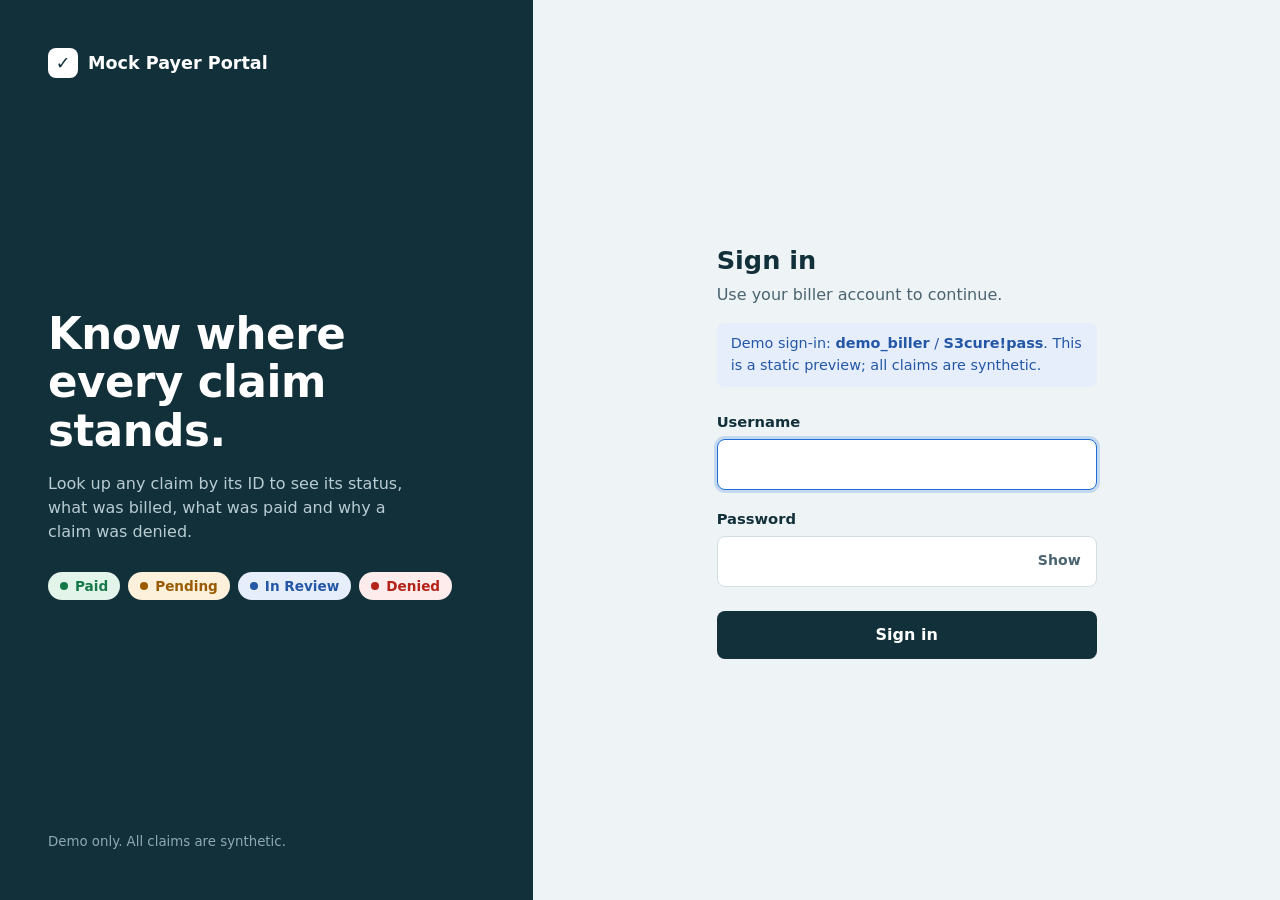
<file: index.html>
<!doctype html>
<html lang="en">
<head>
  <meta charset="utf-8">
  <meta name="viewport" content="width=device-width, initial-scale=1">
  <title>Sign in · Mock Payer Portal</title>
  <link rel="stylesheet" href="portal.css">
</head>
<body>
<div class="login">
  <section class="login-brand">
    <div class="brand"><span class="brand-mark" aria-hidden="true">✓</span> Mock Payer Portal</div>
    <div>
      <h1>Know where every claim stands.</h1>
      <p>Look up any claim by its ID to see its status, what was billed, what was paid and why a claim was denied.</p>
      <div class="status-row" aria-hidden="true">
        <span class="pill s-paid">Paid</span>
        <span class="pill s-pending">Pending</span>
        <span class="pill s-in-review">In Review</span>
        <span class="pill s-denied">Denied</span>
      </div>
    </div>
    <small>Demo only. All claims are synthetic.</small>
  </section>

  <section class="login-form-wrap">
    <form method="post" class="login-form" novalidate>
      <h2>Sign in</h2>
      <p class="sub">Use your biller account to continue.</p><p class="demo-hint">Demo sign-in: <b>demo_biller</b> / <b>S3cure!pass</b>. This is a static preview; all claims are synthetic.</p>

      

      <label class="field">
        <span>Username</span>
        <input class="input" id="username" name="username" autocomplete="username" autofocus required>
      </label>
      <label class="field">
        <span>Password</span>
        <span class="pw-wrap">
          <input class="input" id="password" name="password" type="password" autocomplete="current-password" required>
          <button type="button" class="pw-toggle" aria-controls="password" aria-pressed="false">Show</button>
        </span>
      </label>
      <button class="btn" id="login-btn" type="submit">Sign in</button>
    </form>
  </section>
</div>
<script>
  const t = document.querySelector('.pw-toggle'), pw = document.getElementById('password');
  t.addEventListener('click', () => {
    const show = pw.type === 'password';
    pw.type = show ? 'text' : 'password';
    t.textContent = show ? 'Hide' : 'Show';
    t.setAttribute('aria-pressed', show);
  });
  document.querySelector('form').addEventListener('submit', () => {
    document.getElementById('login-btn').setAttribute('aria-busy', 'true');
  });
</script>
<script>
(() => {
  const CLAIMS = ["CLM-2001", "CLM-2002", "CLM-2003", "CLM-2004", "CLM-2005"], USER = "demo_biller", PASS = "S3cure!pass";
  const login = document.querySelector('.login-form');
  if (login) login.addEventListener('submit', e => {
    e.preventDefault();
    const ok = document.getElementById('username').value === USER && document.getElementById('password').value === PASS;
    location.href = ok ? 'claims.html' : 'login-error.html';
  });
  const search = document.querySelector('.search');
  if (search) search.addEventListener('submit', e => {
    e.preventDefault();
    const id = document.getElementById('claim-id').value.trim().toUpperCase();
    location.href = CLAIMS.includes(id) ? 'claim-' + id + '.html' : 'not-found.html?id=' + encodeURIComponent(id);
  });
  const nf = document.getElementById('not-found');
  if (nf) {
    const id = new URLSearchParams(location.search).get('id') || '';
    nf.querySelector('h2').textContent = 'No claim found for ' + id;
    document.getElementById('claim-id').value = id;
  }
})();
</script>
</body>
</html>
</file>
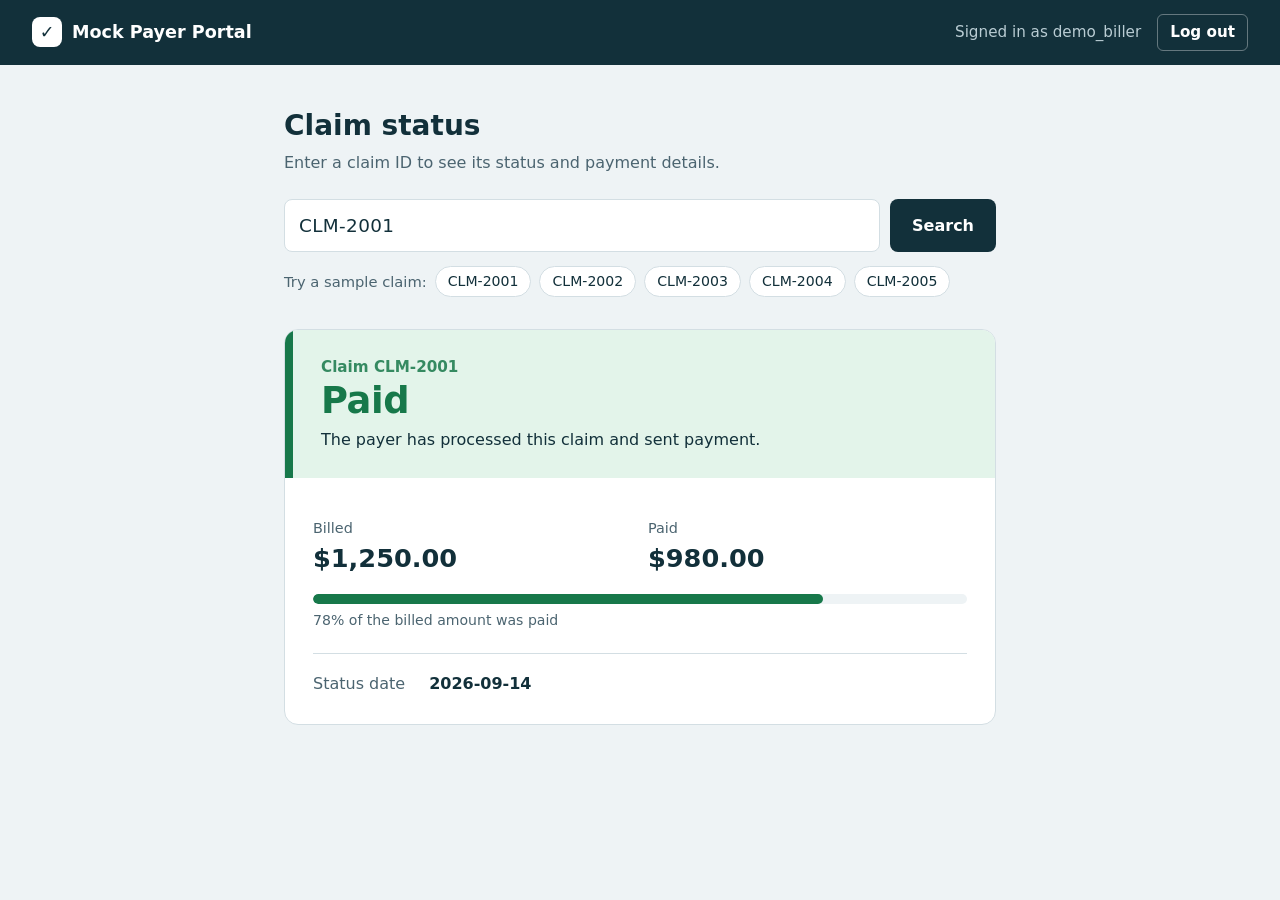
<file: claim-CLM-2001.html>
<!doctype html>
<html lang="en">
<head>
  <meta charset="utf-8">
  <meta name="viewport" content="width=device-width, initial-scale=1">
  <title>Claim status · Mock Payer Portal</title>
  <link rel="stylesheet" href="portal.css">
</head>
<body>
<header class="topbar">
  <div class="brand"><span class="brand-mark" aria-hidden="true">✓</span> Mock Payer Portal</div>
  <div class="user"><span>Signed in as demo_biller</span><a href="index.html" id="logout">Log out</a></div>
</header>

<main>
  <h1>Claim status</h1>
  <p class="sub">Enter a claim ID to see its status and payment details.</p>

  <form method="post" class="search" role="search">
    <label for="claim-id" class="visually-hidden" style="position:absolute;left:-9999px">Claim ID</label>
    <input class="input" id="claim-id" name="claim_id" placeholder="e.g. CLM-2001" autocomplete="off"
           value="CLM-2001"  required>
    <button class="btn" id="search-btn" type="submit">Search</button>
  </form>
  <div class="samples">
    Try a sample claim:
    <button type="button" class="chip" data-id="CLM-2001">CLM-2001</button><button type="button" class="chip" data-id="CLM-2002">CLM-2002</button><button type="button" class="chip" data-id="CLM-2003">CLM-2003</button><button type="button" class="chip" data-id="CLM-2004">CLM-2004</button><button type="button" class="chip" data-id="CLM-2005">CLM-2005</button>
  </div>

  
    
    
    
    
    
    <section class="result" id="result" aria-live="polite">
      <div class="result-head s-paid">
        <div class="claim-id">Claim <span id="r-claim">CLM-2001</span></div>
        <div class="big-status" id="r-status">Paid</div>
        <p class="meaning">
          The payer has processed this claim and sent payment.
          
        </p>
      </div>
      <div class="result-body">
        <dl class="money">
          <div><dt>Billed</dt><dd class="num" id="r-amount">$1,250.00</dd></div>
          <div><dt>Paid</dt><dd class="num" id="r-paid">$980.00</dd></div>
        </dl>
        <div class="bar" role="img" aria-label="78% of the billed amount was paid"><span style="width: 78%"></span></div>
        <p class="bar-label">78% of the billed amount was paid</p>

        <dl class="details">
          <dt>Status date</dt><dd class="num" id="r-date">2026-09-14</dd>
        </dl>
        <div class="reason-box is-empty">
          <strong>Denial reason</strong>
          <span id="r-reason"></span>
        </div>
      </div>
    </section>
    
  
</main>
<script>
  const form = document.querySelector('.search'), input = document.getElementById('claim-id');
  form.addEventListener('submit', () => {
    input.value = input.value.trim().toUpperCase();
    const b = document.getElementById('search-btn');
    b.setAttribute('aria-busy', 'true'); b.textContent = 'Searching…';
  });
  document.querySelectorAll('.chip').forEach(c => c.addEventListener('click', () => {
    input.value = c.dataset.id; form.requestSubmit();
  }));
</script>
<script>
(() => {
  const CLAIMS = ["CLM-2001", "CLM-2002", "CLM-2003", "CLM-2004", "CLM-2005"], USER = "demo_biller", PASS = "S3cure!pass";
  const login = document.querySelector('.login-form');
  if (login) login.addEventListener('submit', e => {
    e.preventDefault();
    const ok = document.getElementById('username').value === USER && document.getElementById('password').value === PASS;
    location.href = ok ? 'claims.html' : 'login-error.html';
  });
  const search = document.querySelector('.search');
  if (search) search.addEventListener('submit', e => {
    e.preventDefault();
    const id = document.getElementById('claim-id').value.trim().toUpperCase();
    location.href = CLAIMS.includes(id) ? 'claim-' + id + '.html' : 'not-found.html?id=' + encodeURIComponent(id);
  });
  const nf = document.getElementById('not-found');
  if (nf) {
    const id = new URLSearchParams(location.search).get('id') || '';
    nf.querySelector('h2').textContent = 'No claim found for ' + id;
    document.getElementById('claim-id').value = id;
  }
})();
</script>
</body>
</html>
</file>
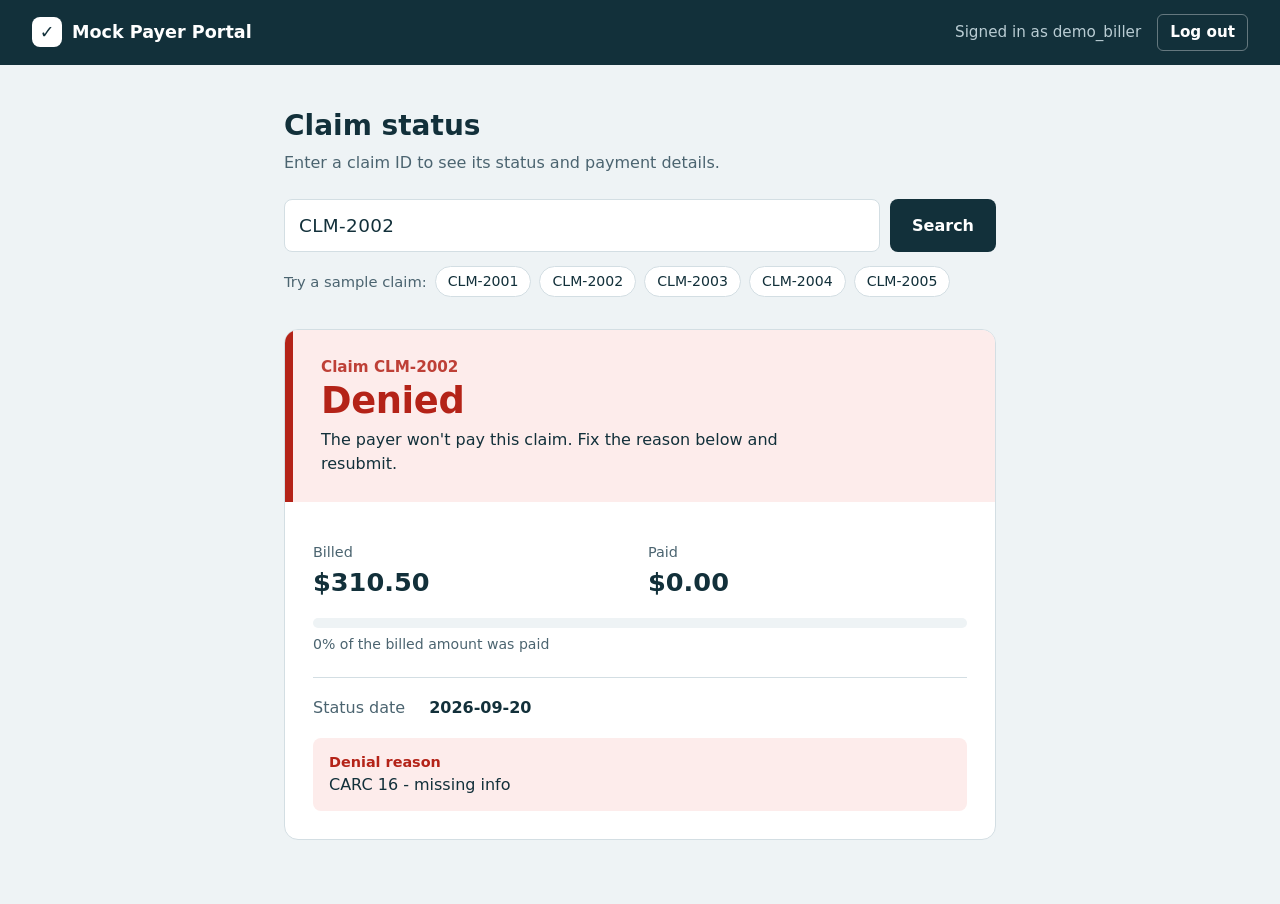
<file: claim-CLM-2002.html>
<!doctype html>
<html lang="en">
<head>
  <meta charset="utf-8">
  <meta name="viewport" content="width=device-width, initial-scale=1">
  <title>Claim status · Mock Payer Portal</title>
  <link rel="stylesheet" href="portal.css">
</head>
<body>
<header class="topbar">
  <div class="brand"><span class="brand-mark" aria-hidden="true">✓</span> Mock Payer Portal</div>
  <div class="user"><span>Signed in as demo_biller</span><a href="index.html" id="logout">Log out</a></div>
</header>

<main>
  <h1>Claim status</h1>
  <p class="sub">Enter a claim ID to see its status and payment details.</p>

  <form method="post" class="search" role="search">
    <label for="claim-id" class="visually-hidden" style="position:absolute;left:-9999px">Claim ID</label>
    <input class="input" id="claim-id" name="claim_id" placeholder="e.g. CLM-2001" autocomplete="off"
           value="CLM-2002"  required>
    <button class="btn" id="search-btn" type="submit">Search</button>
  </form>
  <div class="samples">
    Try a sample claim:
    <button type="button" class="chip" data-id="CLM-2001">CLM-2001</button><button type="button" class="chip" data-id="CLM-2002">CLM-2002</button><button type="button" class="chip" data-id="CLM-2003">CLM-2003</button><button type="button" class="chip" data-id="CLM-2004">CLM-2004</button><button type="button" class="chip" data-id="CLM-2005">CLM-2005</button>
  </div>

  
    
    
    
    
    
    <section class="result" id="result" aria-live="polite">
      <div class="result-head s-denied">
        <div class="claim-id">Claim <span id="r-claim">CLM-2002</span></div>
        <div class="big-status" id="r-status">Denied</div>
        <p class="meaning">
          The payer won't pay this claim. Fix the reason below and resubmit.
          
        </p>
      </div>
      <div class="result-body">
        <dl class="money">
          <div><dt>Billed</dt><dd class="num" id="r-amount">$310.50</dd></div>
          <div><dt>Paid</dt><dd class="num" id="r-paid">$0.00</dd></div>
        </dl>
        <div class="bar" role="img" aria-label="0% of the billed amount was paid"><span style="width: 0%"></span></div>
        <p class="bar-label">0% of the billed amount was paid</p>

        <dl class="details">
          <dt>Status date</dt><dd class="num" id="r-date">2026-09-20</dd>
        </dl>
        <div class="reason-box">
          <strong>Denial reason</strong>
          <span id="r-reason">CARC 16 - missing info</span>
        </div>
      </div>
    </section>
    
  
</main>
<script>
  const form = document.querySelector('.search'), input = document.getElementById('claim-id');
  form.addEventListener('submit', () => {
    input.value = input.value.trim().toUpperCase();
    const b = document.getElementById('search-btn');
    b.setAttribute('aria-busy', 'true'); b.textContent = 'Searching…';
  });
  document.querySelectorAll('.chip').forEach(c => c.addEventListener('click', () => {
    input.value = c.dataset.id; form.requestSubmit();
  }));
</script>
<script>
(() => {
  const CLAIMS = ["CLM-2001", "CLM-2002", "CLM-2003", "CLM-2004", "CLM-2005"], USER = "demo_biller", PASS = "S3cure!pass";
  const login = document.querySelector('.login-form');
  if (login) login.addEventListener('submit', e => {
    e.preventDefault();
    const ok = document.getElementById('username').value === USER && document.getElementById('password').value === PASS;
    location.href = ok ? 'claims.html' : 'login-error.html';
  });
  const search = document.querySelector('.search');
  if (search) search.addEventListener('submit', e => {
    e.preventDefault();
    const id = document.getElementById('claim-id').value.trim().toUpperCase();
    location.href = CLAIMS.includes(id) ? 'claim-' + id + '.html' : 'not-found.html?id=' + encodeURIComponent(id);
  });
  const nf = document.getElementById('not-found');
  if (nf) {
    const id = new URLSearchParams(location.search).get('id') || '';
    nf.querySelector('h2').textContent = 'No claim found for ' + id;
    document.getElementById('claim-id').value = id;
  }
})();
</script>
</body>
</html>
</file>
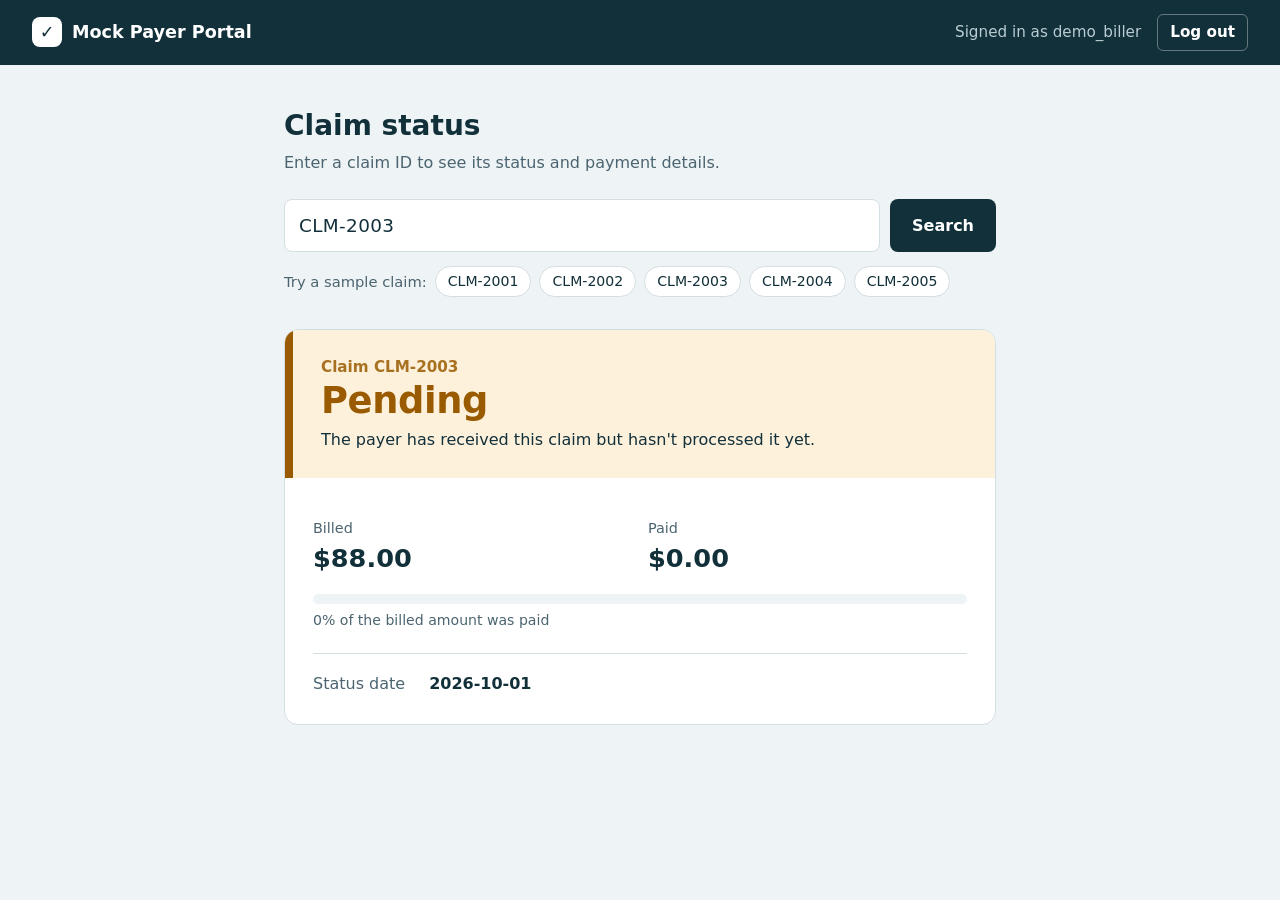
<file: claim-CLM-2003.html>
<!doctype html>
<html lang="en">
<head>
  <meta charset="utf-8">
  <meta name="viewport" content="width=device-width, initial-scale=1">
  <title>Claim status · Mock Payer Portal</title>
  <link rel="stylesheet" href="portal.css">
</head>
<body>
<header class="topbar">
  <div class="brand"><span class="brand-mark" aria-hidden="true">✓</span> Mock Payer Portal</div>
  <div class="user"><span>Signed in as demo_biller</span><a href="index.html" id="logout">Log out</a></div>
</header>

<main>
  <h1>Claim status</h1>
  <p class="sub">Enter a claim ID to see its status and payment details.</p>

  <form method="post" class="search" role="search">
    <label for="claim-id" class="visually-hidden" style="position:absolute;left:-9999px">Claim ID</label>
    <input class="input" id="claim-id" name="claim_id" placeholder="e.g. CLM-2001" autocomplete="off"
           value="CLM-2003"  required>
    <button class="btn" id="search-btn" type="submit">Search</button>
  </form>
  <div class="samples">
    Try a sample claim:
    <button type="button" class="chip" data-id="CLM-2001">CLM-2001</button><button type="button" class="chip" data-id="CLM-2002">CLM-2002</button><button type="button" class="chip" data-id="CLM-2003">CLM-2003</button><button type="button" class="chip" data-id="CLM-2004">CLM-2004</button><button type="button" class="chip" data-id="CLM-2005">CLM-2005</button>
  </div>

  
    
    
    
    
    
    <section class="result" id="result" aria-live="polite">
      <div class="result-head s-pending">
        <div class="claim-id">Claim <span id="r-claim">CLM-2003</span></div>
        <div class="big-status" id="r-status">Pending</div>
        <p class="meaning">
          The payer has received this claim but hasn't processed it yet.
          
        </p>
      </div>
      <div class="result-body">
        <dl class="money">
          <div><dt>Billed</dt><dd class="num" id="r-amount">$88.00</dd></div>
          <div><dt>Paid</dt><dd class="num" id="r-paid">$0.00</dd></div>
        </dl>
        <div class="bar" role="img" aria-label="0% of the billed amount was paid"><span style="width: 0%"></span></div>
        <p class="bar-label">0% of the billed amount was paid</p>

        <dl class="details">
          <dt>Status date</dt><dd class="num" id="r-date">2026-10-01</dd>
        </dl>
        <div class="reason-box is-empty">
          <strong>Denial reason</strong>
          <span id="r-reason"></span>
        </div>
      </div>
    </section>
    
  
</main>
<script>
  const form = document.querySelector('.search'), input = document.getElementById('claim-id');
  form.addEventListener('submit', () => {
    input.value = input.value.trim().toUpperCase();
    const b = document.getElementById('search-btn');
    b.setAttribute('aria-busy', 'true'); b.textContent = 'Searching…';
  });
  document.querySelectorAll('.chip').forEach(c => c.addEventListener('click', () => {
    input.value = c.dataset.id; form.requestSubmit();
  }));
</script>
<script>
(() => {
  const CLAIMS = ["CLM-2001", "CLM-2002", "CLM-2003", "CLM-2004", "CLM-2005"], USER = "demo_biller", PASS = "S3cure!pass";
  const login = document.querySelector('.login-form');
  if (login) login.addEventListener('submit', e => {
    e.preventDefault();
    const ok = document.getElementById('username').value === USER && document.getElementById('password').value === PASS;
    location.href = ok ? 'claims.html' : 'login-error.html';
  });
  const search = document.querySelector('.search');
  if (search) search.addEventListener('submit', e => {
    e.preventDefault();
    const id = document.getElementById('claim-id').value.trim().toUpperCase();
    location.href = CLAIMS.includes(id) ? 'claim-' + id + '.html' : 'not-found.html?id=' + encodeURIComponent(id);
  });
  const nf = document.getElementById('not-found');
  if (nf) {
    const id = new URLSearchParams(location.search).get('id') || '';
    nf.querySelector('h2').textContent = 'No claim found for ' + id;
    document.getElementById('claim-id').value = id;
  }
})();
</script>
</body>
</html>
</file>
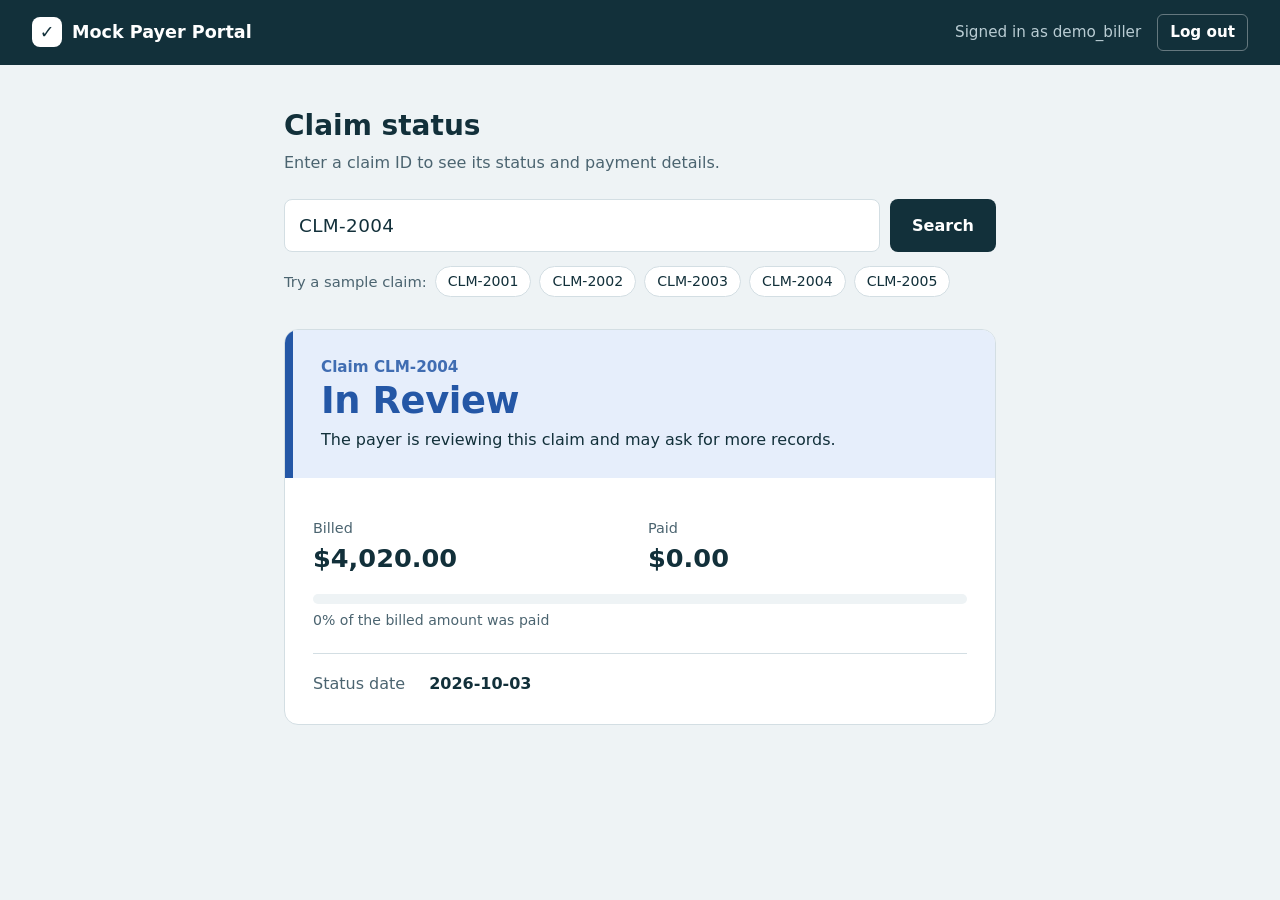
<file: claim-CLM-2004.html>
<!doctype html>
<html lang="en">
<head>
  <meta charset="utf-8">
  <meta name="viewport" content="width=device-width, initial-scale=1">
  <title>Claim status · Mock Payer Portal</title>
  <link rel="stylesheet" href="portal.css">
</head>
<body>
<header class="topbar">
  <div class="brand"><span class="brand-mark" aria-hidden="true">✓</span> Mock Payer Portal</div>
  <div class="user"><span>Signed in as demo_biller</span><a href="index.html" id="logout">Log out</a></div>
</header>

<main>
  <h1>Claim status</h1>
  <p class="sub">Enter a claim ID to see its status and payment details.</p>

  <form method="post" class="search" role="search">
    <label for="claim-id" class="visually-hidden" style="position:absolute;left:-9999px">Claim ID</label>
    <input class="input" id="claim-id" name="claim_id" placeholder="e.g. CLM-2001" autocomplete="off"
           value="CLM-2004"  required>
    <button class="btn" id="search-btn" type="submit">Search</button>
  </form>
  <div class="samples">
    Try a sample claim:
    <button type="button" class="chip" data-id="CLM-2001">CLM-2001</button><button type="button" class="chip" data-id="CLM-2002">CLM-2002</button><button type="button" class="chip" data-id="CLM-2003">CLM-2003</button><button type="button" class="chip" data-id="CLM-2004">CLM-2004</button><button type="button" class="chip" data-id="CLM-2005">CLM-2005</button>
  </div>

  
    
    
    
    
    
    <section class="result" id="result" aria-live="polite">
      <div class="result-head s-in-review">
        <div class="claim-id">Claim <span id="r-claim">CLM-2004</span></div>
        <div class="big-status" id="r-status">In Review</div>
        <p class="meaning">
          The payer is reviewing this claim and may ask for more records.
          
        </p>
      </div>
      <div class="result-body">
        <dl class="money">
          <div><dt>Billed</dt><dd class="num" id="r-amount">$4,020.00</dd></div>
          <div><dt>Paid</dt><dd class="num" id="r-paid">$0.00</dd></div>
        </dl>
        <div class="bar" role="img" aria-label="0% of the billed amount was paid"><span style="width: 0%"></span></div>
        <p class="bar-label">0% of the billed amount was paid</p>

        <dl class="details">
          <dt>Status date</dt><dd class="num" id="r-date">2026-10-03</dd>
        </dl>
        <div class="reason-box is-empty">
          <strong>Denial reason</strong>
          <span id="r-reason"></span>
        </div>
      </div>
    </section>
    
  
</main>
<script>
  const form = document.querySelector('.search'), input = document.getElementById('claim-id');
  form.addEventListener('submit', () => {
    input.value = input.value.trim().toUpperCase();
    const b = document.getElementById('search-btn');
    b.setAttribute('aria-busy', 'true'); b.textContent = 'Searching…';
  });
  document.querySelectorAll('.chip').forEach(c => c.addEventListener('click', () => {
    input.value = c.dataset.id; form.requestSubmit();
  }));
</script>
<script>
(() => {
  const CLAIMS = ["CLM-2001", "CLM-2002", "CLM-2003", "CLM-2004", "CLM-2005"], USER = "demo_biller", PASS = "S3cure!pass";
  const login = document.querySelector('.login-form');
  if (login) login.addEventListener('submit', e => {
    e.preventDefault();
    const ok = document.getElementById('username').value === USER && document.getElementById('password').value === PASS;
    location.href = ok ? 'claims.html' : 'login-error.html';
  });
  const search = document.querySelector('.search');
  if (search) search.addEventListener('submit', e => {
    e.preventDefault();
    const id = document.getElementById('claim-id').value.trim().toUpperCase();
    location.href = CLAIMS.includes(id) ? 'claim-' + id + '.html' : 'not-found.html?id=' + encodeURIComponent(id);
  });
  const nf = document.getElementById('not-found');
  if (nf) {
    const id = new URLSearchParams(location.search).get('id') || '';
    nf.querySelector('h2').textContent = 'No claim found for ' + id;
    document.getElementById('claim-id').value = id;
  }
})();
</script>
</body>
</html>
</file>
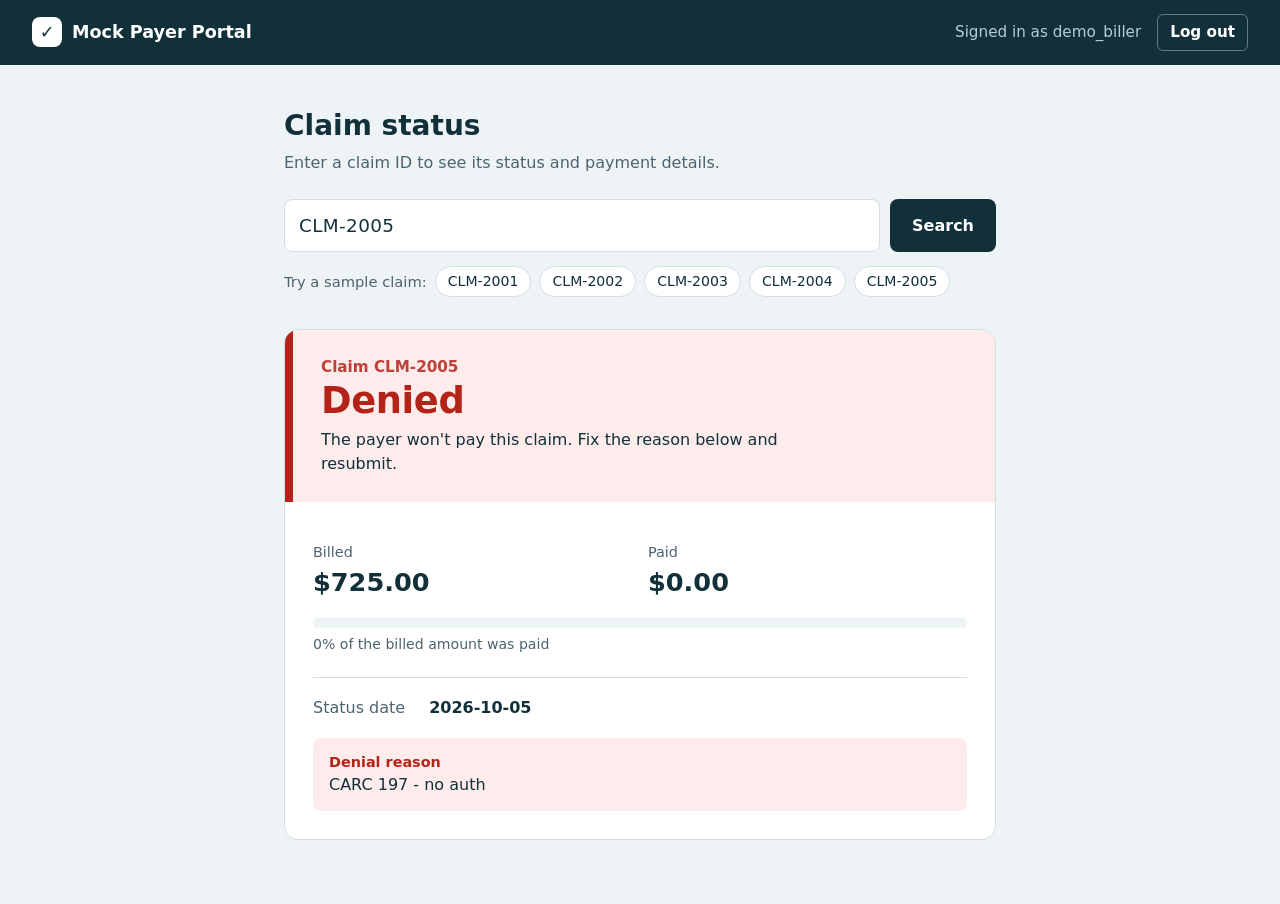
<file: claim-CLM-2005.html>
<!doctype html>
<html lang="en">
<head>
  <meta charset="utf-8">
  <meta name="viewport" content="width=device-width, initial-scale=1">
  <title>Claim status · Mock Payer Portal</title>
  <link rel="stylesheet" href="portal.css">
</head>
<body>
<header class="topbar">
  <div class="brand"><span class="brand-mark" aria-hidden="true">✓</span> Mock Payer Portal</div>
  <div class="user"><span>Signed in as demo_biller</span><a href="index.html" id="logout">Log out</a></div>
</header>

<main>
  <h1>Claim status</h1>
  <p class="sub">Enter a claim ID to see its status and payment details.</p>

  <form method="post" class="search" role="search">
    <label for="claim-id" class="visually-hidden" style="position:absolute;left:-9999px">Claim ID</label>
    <input class="input" id="claim-id" name="claim_id" placeholder="e.g. CLM-2001" autocomplete="off"
           value="CLM-2005"  required>
    <button class="btn" id="search-btn" type="submit">Search</button>
  </form>
  <div class="samples">
    Try a sample claim:
    <button type="button" class="chip" data-id="CLM-2001">CLM-2001</button><button type="button" class="chip" data-id="CLM-2002">CLM-2002</button><button type="button" class="chip" data-id="CLM-2003">CLM-2003</button><button type="button" class="chip" data-id="CLM-2004">CLM-2004</button><button type="button" class="chip" data-id="CLM-2005">CLM-2005</button>
  </div>

  
    
    
    
    
    
    <section class="result" id="result" aria-live="polite">
      <div class="result-head s-denied">
        <div class="claim-id">Claim <span id="r-claim">CLM-2005</span></div>
        <div class="big-status" id="r-status">Denied</div>
        <p class="meaning">
          The payer won't pay this claim. Fix the reason below and resubmit.
          
        </p>
      </div>
      <div class="result-body">
        <dl class="money">
          <div><dt>Billed</dt><dd class="num" id="r-amount">$725.00</dd></div>
          <div><dt>Paid</dt><dd class="num" id="r-paid">$0.00</dd></div>
        </dl>
        <div class="bar" role="img" aria-label="0% of the billed amount was paid"><span style="width: 0%"></span></div>
        <p class="bar-label">0% of the billed amount was paid</p>

        <dl class="details">
          <dt>Status date</dt><dd class="num" id="r-date">2026-10-05</dd>
        </dl>
        <div class="reason-box">
          <strong>Denial reason</strong>
          <span id="r-reason">CARC 197 - no auth</span>
        </div>
      </div>
    </section>
    
  
</main>
<script>
  const form = document.querySelector('.search'), input = document.getElementById('claim-id');
  form.addEventListener('submit', () => {
    input.value = input.value.trim().toUpperCase();
    const b = document.getElementById('search-btn');
    b.setAttribute('aria-busy', 'true'); b.textContent = 'Searching…';
  });
  document.querySelectorAll('.chip').forEach(c => c.addEventListener('click', () => {
    input.value = c.dataset.id; form.requestSubmit();
  }));
</script>
<script>
(() => {
  const CLAIMS = ["CLM-2001", "CLM-2002", "CLM-2003", "CLM-2004", "CLM-2005"], USER = "demo_biller", PASS = "S3cure!pass";
  const login = document.querySelector('.login-form');
  if (login) login.addEventListener('submit', e => {
    e.preventDefault();
    const ok = document.getElementById('username').value === USER && document.getElementById('password').value === PASS;
    location.href = ok ? 'claims.html' : 'login-error.html';
  });
  const search = document.querySelector('.search');
  if (search) search.addEventListener('submit', e => {
    e.preventDefault();
    const id = document.getElementById('claim-id').value.trim().toUpperCase();
    location.href = CLAIMS.includes(id) ? 'claim-' + id + '.html' : 'not-found.html?id=' + encodeURIComponent(id);
  });
  const nf = document.getElementById('not-found');
  if (nf) {
    const id = new URLSearchParams(location.search).get('id') || '';
    nf.querySelector('h2').textContent = 'No claim found for ' + id;
    document.getElementById('claim-id').value = id;
  }
})();
</script>
</body>
</html>
</file>
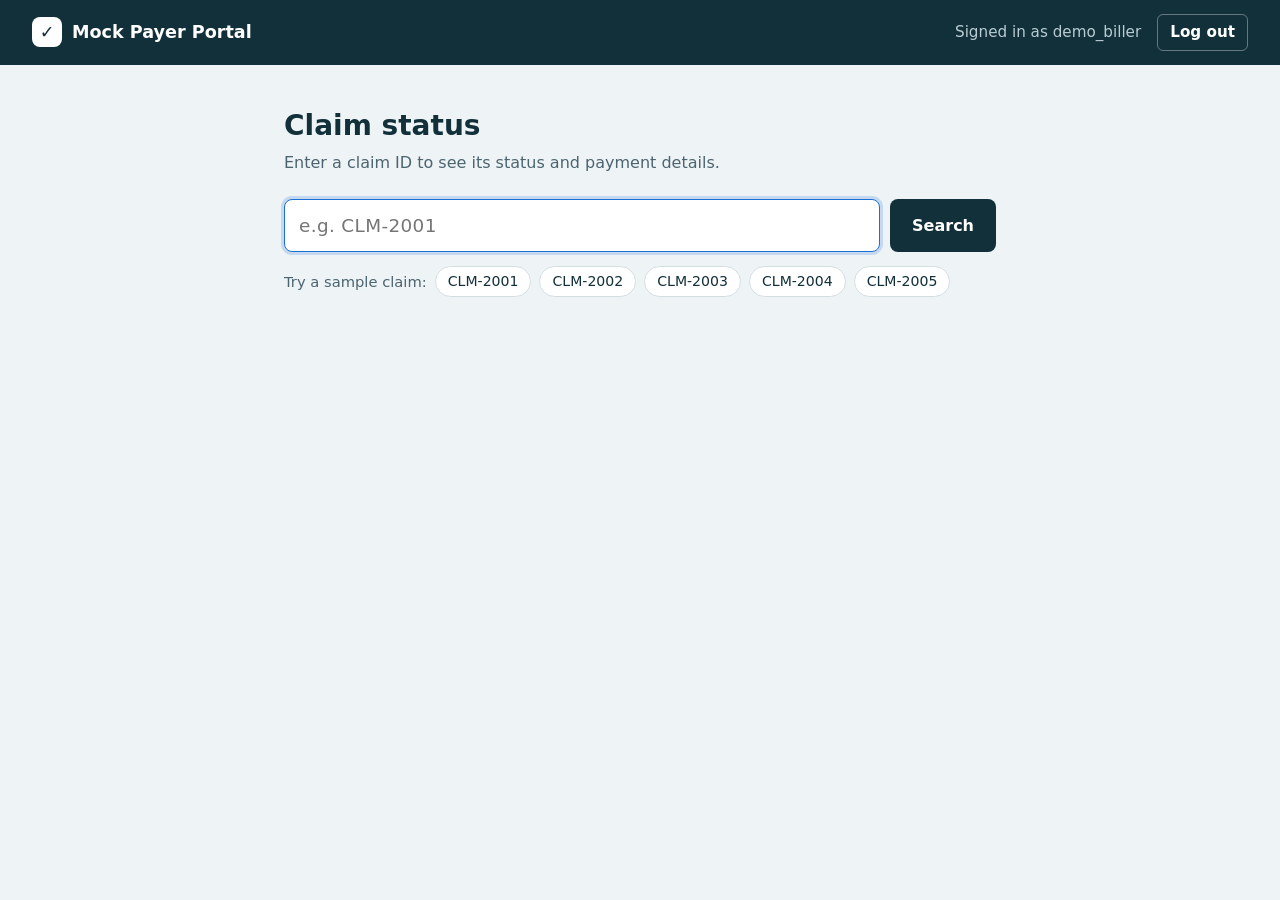
<file: claims.html>
<!doctype html>
<html lang="en">
<head>
  <meta charset="utf-8">
  <meta name="viewport" content="width=device-width, initial-scale=1">
  <title>Claim status · Mock Payer Portal</title>
  <link rel="stylesheet" href="portal.css">
</head>
<body>
<header class="topbar">
  <div class="brand"><span class="brand-mark" aria-hidden="true">✓</span> Mock Payer Portal</div>
  <div class="user"><span>Signed in as demo_biller</span><a href="index.html" id="logout">Log out</a></div>
</header>

<main>
  <h1>Claim status</h1>
  <p class="sub">Enter a claim ID to see its status and payment details.</p>

  <form method="post" class="search" role="search">
    <label for="claim-id" class="visually-hidden" style="position:absolute;left:-9999px">Claim ID</label>
    <input class="input" id="claim-id" name="claim_id" placeholder="e.g. CLM-2001" autocomplete="off"
           value="" autofocus required>
    <button class="btn" id="search-btn" type="submit">Search</button>
  </form>
  <div class="samples">
    Try a sample claim:
    <button type="button" class="chip" data-id="CLM-2001">CLM-2001</button><button type="button" class="chip" data-id="CLM-2002">CLM-2002</button><button type="button" class="chip" data-id="CLM-2003">CLM-2003</button><button type="button" class="chip" data-id="CLM-2004">CLM-2004</button><button type="button" class="chip" data-id="CLM-2005">CLM-2005</button>
  </div>

  
</main>
<script>
  const form = document.querySelector('.search'), input = document.getElementById('claim-id');
  form.addEventListener('submit', () => {
    input.value = input.value.trim().toUpperCase();
    const b = document.getElementById('search-btn');
    b.setAttribute('aria-busy', 'true'); b.textContent = 'Searching…';
  });
  document.querySelectorAll('.chip').forEach(c => c.addEventListener('click', () => {
    input.value = c.dataset.id; form.requestSubmit();
  }));
</script>
<script>
(() => {
  const CLAIMS = ["CLM-2001", "CLM-2002", "CLM-2003", "CLM-2004", "CLM-2005"], USER = "demo_biller", PASS = "S3cure!pass";
  const login = document.querySelector('.login-form');
  if (login) login.addEventListener('submit', e => {
    e.preventDefault();
    const ok = document.getElementById('username').value === USER && document.getElementById('password').value === PASS;
    location.href = ok ? 'claims.html' : 'login-error.html';
  });
  const search = document.querySelector('.search');
  if (search) search.addEventListener('submit', e => {
    e.preventDefault();
    const id = document.getElementById('claim-id').value.trim().toUpperCase();
    location.href = CLAIMS.includes(id) ? 'claim-' + id + '.html' : 'not-found.html?id=' + encodeURIComponent(id);
  });
  const nf = document.getElementById('not-found');
  if (nf) {
    const id = new URLSearchParams(location.search).get('id') || '';
    nf.querySelector('h2').textContent = 'No claim found for ' + id;
    document.getElementById('claim-id').value = id;
  }
})();
</script>
</body>
</html>
</file>
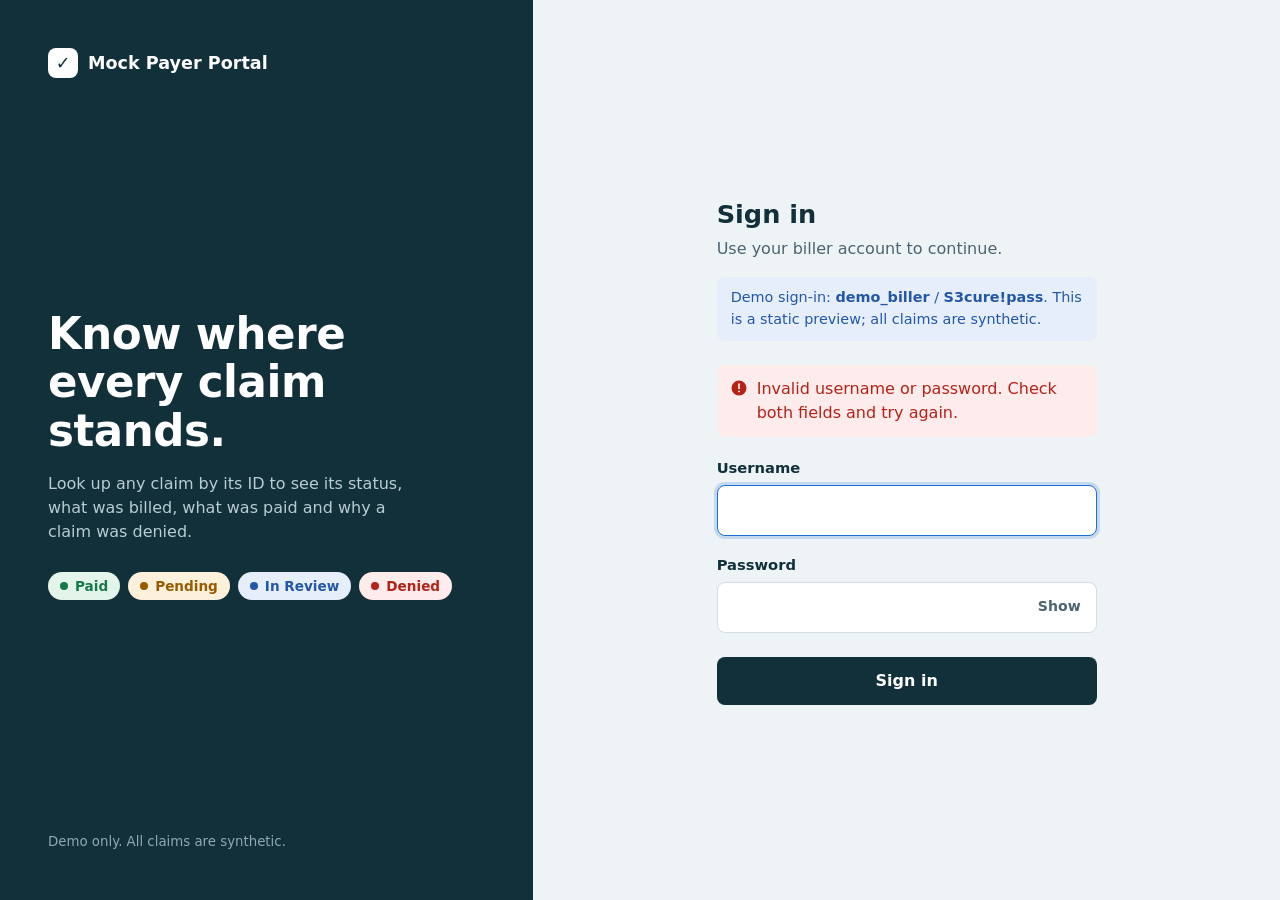
<file: login-error.html>
<!doctype html>
<html lang="en">
<head>
  <meta charset="utf-8">
  <meta name="viewport" content="width=device-width, initial-scale=1">
  <title>Sign in · Mock Payer Portal</title>
  <link rel="stylesheet" href="portal.css">
</head>
<body>
<div class="login">
  <section class="login-brand">
    <div class="brand"><span class="brand-mark" aria-hidden="true">✓</span> Mock Payer Portal</div>
    <div>
      <h1>Know where every claim stands.</h1>
      <p>Look up any claim by its ID to see its status, what was billed, what was paid and why a claim was denied.</p>
      <div class="status-row" aria-hidden="true">
        <span class="pill s-paid">Paid</span>
        <span class="pill s-pending">Pending</span>
        <span class="pill s-in-review">In Review</span>
        <span class="pill s-denied">Denied</span>
      </div>
    </div>
    <small>Demo only. All claims are synthetic.</small>
  </section>

  <section class="login-form-wrap">
    <form method="post" class="login-form" novalidate>
      <h2>Sign in</h2>
      <p class="sub">Use your biller account to continue.</p><p class="demo-hint">Demo sign-in: <b>demo_biller</b> / <b>S3cure!pass</b>. This is a static preview; all claims are synthetic.</p>

      
      <div class="alert" id="error" role="alert">
        <svg width="16" height="16" viewBox="0 0 16 16" aria-hidden="true"><circle cx="8" cy="8" r="7.5" fill="currentColor"/><rect x="7.2" y="3.5" width="1.6" height="5.5" fill="#fff"/><rect x="7.2" y="10.6" width="1.6" height="1.6" fill="#fff"/></svg>
        <span>Invalid username or password. Check both fields and try again.</span>
      </div>
      

      <label class="field">
        <span>Username</span>
        <input class="input" id="username" name="username" autocomplete="username" autofocus required>
      </label>
      <label class="field">
        <span>Password</span>
        <span class="pw-wrap">
          <input class="input" id="password" name="password" type="password" autocomplete="current-password" required>
          <button type="button" class="pw-toggle" aria-controls="password" aria-pressed="false">Show</button>
        </span>
      </label>
      <button class="btn" id="login-btn" type="submit">Sign in</button>
    </form>
  </section>
</div>
<script>
  const t = document.querySelector('.pw-toggle'), pw = document.getElementById('password');
  t.addEventListener('click', () => {
    const show = pw.type === 'password';
    pw.type = show ? 'text' : 'password';
    t.textContent = show ? 'Hide' : 'Show';
    t.setAttribute('aria-pressed', show);
  });
  document.querySelector('form').addEventListener('submit', () => {
    document.getElementById('login-btn').setAttribute('aria-busy', 'true');
  });
</script>
<script>
(() => {
  const CLAIMS = ["CLM-2001", "CLM-2002", "CLM-2003", "CLM-2004", "CLM-2005"], USER = "demo_biller", PASS = "S3cure!pass";
  const login = document.querySelector('.login-form');
  if (login) login.addEventListener('submit', e => {
    e.preventDefault();
    const ok = document.getElementById('username').value === USER && document.getElementById('password').value === PASS;
    location.href = ok ? 'claims.html' : 'login-error.html';
  });
  const search = document.querySelector('.search');
  if (search) search.addEventListener('submit', e => {
    e.preventDefault();
    const id = document.getElementById('claim-id').value.trim().toUpperCase();
    location.href = CLAIMS.includes(id) ? 'claim-' + id + '.html' : 'not-found.html?id=' + encodeURIComponent(id);
  });
  const nf = document.getElementById('not-found');
  if (nf) {
    const id = new URLSearchParams(location.search).get('id') || '';
    nf.querySelector('h2').textContent = 'No claim found for ' + id;
    document.getElementById('claim-id').value = id;
  }
})();
</script>
</body>
</html>
</file>
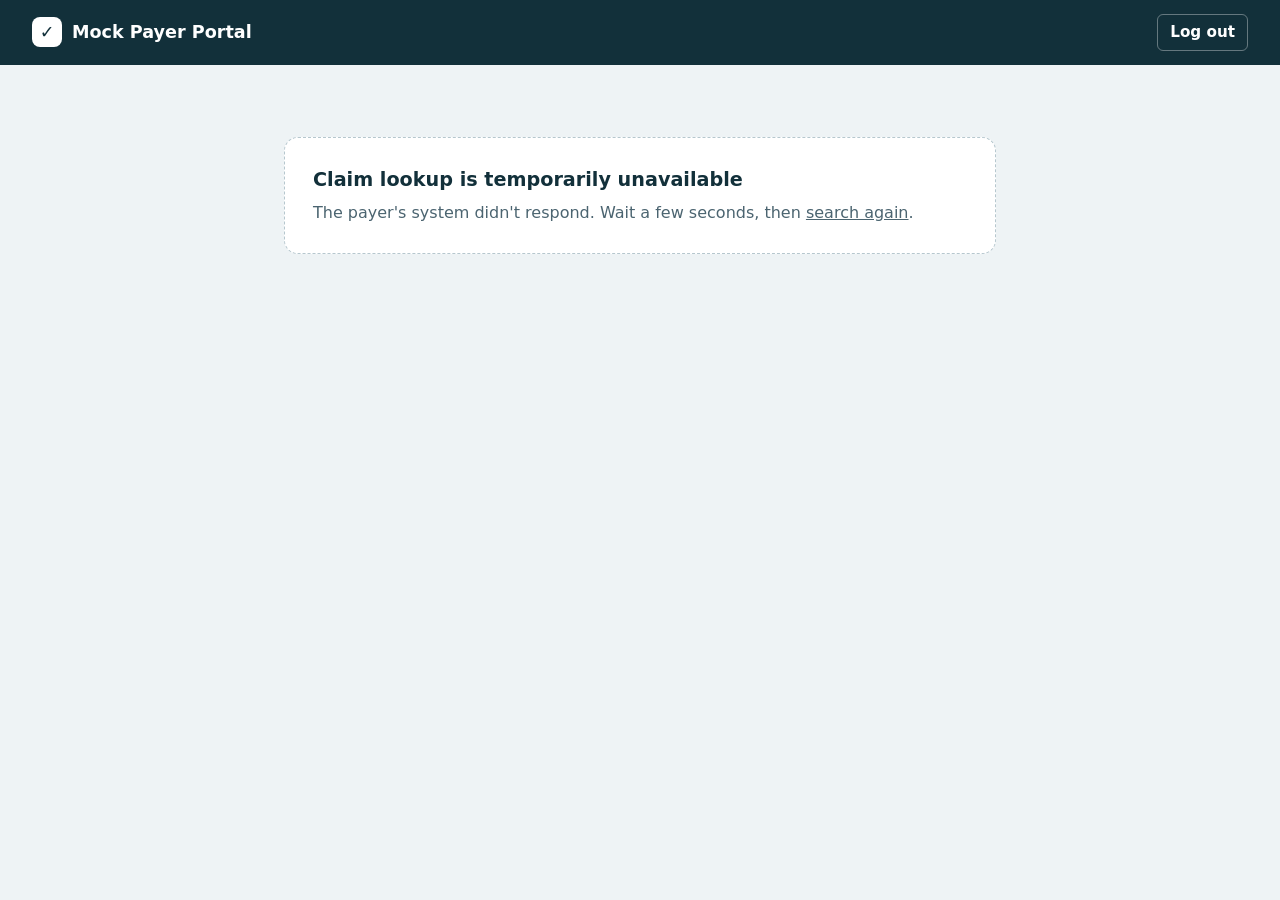
<file: unavailable.html>
<!doctype html>
<html lang="en">
<head>
  <meta charset="utf-8">
  <meta name="viewport" content="width=device-width, initial-scale=1">
  <title>Service unavailable · Mock Payer Portal</title>
  <link rel="stylesheet" href="portal.css">
</head>
<body>
<header class="topbar">
  <div class="brand"><span class="brand-mark" aria-hidden="true">✓</span> Mock Payer Portal</div>
  <div class="user"><a href="index.html" id="logout">Log out</a></div>
</header>
<main>
  <section class="empty" id="unavailable">
    <h2>Claim lookup is temporarily unavailable</h2>
    <p>The payer's system didn't respond. Wait a few seconds, then <a href="claims.html">search again</a>.</p>
  </section>
</main>
<script>
(() => {
  const CLAIMS = ["CLM-2001", "CLM-2002", "CLM-2003", "CLM-2004", "CLM-2005"], USER = "demo_biller", PASS = "S3cure!pass";
  const login = document.querySelector('.login-form');
  if (login) login.addEventListener('submit', e => {
    e.preventDefault();
    const ok = document.getElementById('username').value === USER && document.getElementById('password').value === PASS;
    location.href = ok ? 'claims.html' : 'login-error.html';
  });
  const search = document.querySelector('.search');
  if (search) search.addEventListener('submit', e => {
    e.preventDefault();
    const id = document.getElementById('claim-id').value.trim().toUpperCase();
    location.href = CLAIMS.includes(id) ? 'claim-' + id + '.html' : 'not-found.html?id=' + encodeURIComponent(id);
  });
  const nf = document.getElementById('not-found');
  if (nf) {
    const id = new URLSearchParams(location.search).get('id') || '';
    nf.querySelector('h2').textContent = 'No claim found for ' + id;
    document.getElementById('claim-id').value = id;
  }
})();
</script>
</body>
</html>
</file>
<file: portal.css>
:root {
  --ink: #12303a;          /* deep teal ink: text, header band */
  --ink-soft: #4b6470;     /* secondary text */
  --canvas: #eef3f5;       /* page background */
  --surface: #ffffff;
  --line: #d3dee3;
  --focus: #1d6fd6;
  --paid: #17784a;   --paid-bg: #e3f4ea;
  --denied: #b42318; --denied-bg: #fdeceb;
  --pending: #9a5b00; --pending-bg: #fdf1dc;
  --review: #2457a6; --review-bg: #e6eefb;
  --radius-lg: 14px;
  --radius-sm: 8px;
  font-family: "Segoe UI", system-ui, -apple-system, "Helvetica Neue", Arial, sans-serif;
  color: var(--ink);
}

* { box-sizing: border-box; }
body { margin: 0; background: var(--canvas); font-size: 16px; line-height: 1.5; }
a { color: inherit; }
.num { font-variant-numeric: tabular-nums; }

:focus-visible { outline: 3px solid var(--focus); outline-offset: 2px; }

/* ---------- form controls ---------- */
.field { display: block; margin-bottom: 18px; }
.field > span { display: block; font-weight: 600; font-size: 0.92rem; margin-bottom: 6px; }
.input {
  width: 100%; font: inherit; font-size: 1.05rem; color: var(--ink);
  padding: 12px 14px; border: 1.5px solid var(--line); border-radius: var(--radius-sm);
  background: var(--surface); transition: border-color .15s;
}
.input:hover { border-color: #a9bcc4; }
.input:focus { outline: none; border-color: var(--focus); box-shadow: 0 0 0 3px rgba(29, 111, 214, .2); }

.btn {
  font: inherit; font-weight: 600; font-size: 1rem; cursor: pointer;
  padding: 12px 22px; border-radius: var(--radius-sm); border: 0;
  background: var(--ink); color: #fff; transition: background .15s;
}
.btn:hover { background: #1c4655; }
.btn[aria-busy="true"] { opacity: .75; cursor: progress; }

.alert {
  display: flex; gap: 10px; align-items: flex-start;
  padding: 12px 14px; border-radius: var(--radius-sm); margin-bottom: 20px;
  background: var(--denied-bg); color: var(--denied); font-weight: 500;
}
.alert svg { flex: none; margin-top: 3px; }

/* ---------- login ---------- */
.login { min-height: 100vh; display: grid; grid-template-columns: minmax(280px, 5fr) 7fr; }
.login-brand {
  background: var(--ink); color: #fff; padding: 48px;
  display: flex; flex-direction: column; justify-content: space-between;
}
.brand { display: flex; align-items: center; gap: 10px; font-weight: 700; font-size: 1.1rem; }
.brand-mark { width: 30px; height: 30px; border-radius: 8px; background: #fff; color: var(--ink); display: grid; place-items: center; }
.login-brand h1 { font-size: clamp(2rem, 3.4vw, 2.9rem); line-height: 1.12; font-weight: 700; margin: 0 0 16px; max-width: 14ch; letter-spacing: -0.01em; }
.login-brand p { color: #b9ccd3; max-width: 36ch; margin: 0; }
.status-row { display: flex; flex-wrap: wrap; gap: 8px; margin-top: 28px; }
.login-brand small { color: #8fa9b2; }

.login-form-wrap { display: grid; place-items: center; padding: 48px 24px; }
.login-form { width: 100%; max-width: 380px; }
.login-form h2 { font-size: 1.6rem; margin: 0 0 4px; }
.login-form .sub { color: var(--ink-soft); margin: 0 0 28px; }
.login-form .btn { width: 100%; margin-top: 6px; }

.pw-wrap { position: relative; }
.pw-wrap .input { padding-right: 70px; }
.pw-toggle {
  position: absolute; right: 6px; top: 50%; transform: translateY(-50%);
  font: inherit; font-size: .88rem; font-weight: 600; color: var(--ink-soft);
  background: none; border: 0; padding: 6px 10px; border-radius: 6px; cursor: pointer;
}
.pw-toggle:hover { background: var(--canvas); color: var(--ink); }

/* ---------- app shell ---------- */
.topbar {
  background: var(--ink); color: #fff;
  display: flex; align-items: center; justify-content: space-between;
  padding: 14px 32px;
}
.user { display: flex; align-items: center; gap: 16px; font-size: .95rem; }
.user span { color: #b9ccd3; }
.user a { color: #fff; font-weight: 600; text-decoration: none; padding: 6px 12px; border: 1px solid rgba(255,255,255,.35); border-radius: 6px; }
.user a:hover { background: rgba(255,255,255,.1); }

main { max-width: 760px; margin: 0 auto; padding: 40px 24px 64px; }
main h1 { font-size: 1.75rem; margin: 0 0 4px; }
main .sub { color: var(--ink-soft); margin: 0 0 24px; }

.search { display: flex; gap: 10px; }
.search .input { flex: 1; font-size: 1.15rem; letter-spacing: .02em; }
.samples { display: flex; flex-wrap: wrap; align-items: center; gap: 8px; margin: 14px 0 0; font-size: .92rem; color: var(--ink-soft); }
.chip {
  font: inherit; font-size: .88rem; cursor: pointer; color: var(--ink);
  background: var(--surface); border: 1px solid var(--line); border-radius: 999px; padding: 4px 12px;
}
.chip:hover { border-color: var(--ink); }

/* ---------- status pill ---------- */
.pill { display: inline-flex; align-items: center; gap: 7px; font-weight: 600; font-size: .85rem; padding: 4px 12px; border-radius: 999px; }
.pill::before { content: ""; width: 8px; height: 8px; border-radius: 50%; background: currentColor; }
.s-paid { color: var(--paid); background: var(--paid-bg); }
.s-denied { color: var(--denied); background: var(--denied-bg); }
.s-pending { color: var(--pending); background: var(--pending-bg); }
.s-in-review { color: var(--review); background: var(--review-bg); }

/* ---------- result card: the one bold moment ---------- */
.result {
  margin-top: 32px; background: var(--surface); border-radius: var(--radius-lg);
  border: 1px solid var(--line); overflow: hidden;
  animation: arrive .35s ease-out;
}
@keyframes arrive { from { opacity: 0; transform: translateY(8px); } }

.result-head { padding: 26px 28px; border-left: 8px solid currentColor; }
.result-head.s-paid, .result-head.s-denied, .result-head.s-pending, .result-head.s-in-review { border-radius: 0; }
.result-head .claim-id { font-size: .95rem; font-weight: 600; opacity: .85; }
.result-head .big-status { font-size: 2.3rem; font-weight: 700; line-height: 1.1; margin: 2px 0 6px; letter-spacing: -0.01em; }
.result-head .meaning { margin: 0; color: var(--ink); max-width: 52ch; }

.result-body { padding: 24px 28px 28px; }
.money { display: grid; grid-template-columns: 1fr 1fr; gap: 16px; }
.money dt { color: var(--ink-soft); font-size: .9rem; }
.money dd { margin: 0; font-size: 1.6rem; font-weight: 700; }

.bar { height: 10px; border-radius: 999px; background: var(--canvas); margin: 16px 0 6px; overflow: hidden; }
.bar > span { display: block; height: 100%; border-radius: inherit; background: var(--paid); }
.bar-label { font-size: .88rem; color: var(--ink-soft); margin: 0; }

.details { margin: 22px 0 0; padding-top: 18px; border-top: 1px solid var(--line); display: grid; grid-template-columns: max-content 1fr; gap: 10px 24px; }
.details dt { color: var(--ink-soft); }
.details dd { margin: 0; font-weight: 600; }
.reason-box { margin-top: 18px; padding: 14px 16px; border-radius: var(--radius-sm); background: var(--denied-bg); }
.reason-box strong { display: block; color: var(--denied); font-size: .9rem; }
.reason-box.is-empty { display: none; }

.empty {
  margin-top: 32px; padding: 28px; border-radius: var(--radius-lg);
  border: 1.5px dashed #b6c7ce; background: var(--surface);
}
.empty h2 { margin: 0 0 6px; font-size: 1.2rem; }
.empty p { margin: 0; color: var(--ink-soft); }

/* ---------- responsive / motion ---------- */
@media (max-width: 760px) {
  .login { grid-template-columns: 1fr; }
  .login-brand { padding: 28px 24px; gap: 24px; }
  .login-brand h1 { font-size: 1.8rem; }
  .login-brand small { display: none; }
  .topbar { padding: 12px 16px; }
  .user span { display: none; }
  main { padding: 28px 16px 48px; }
  .search { flex-direction: column; }
  .result-head, .result-body { padding-left: 20px; padding-right: 20px; }
  .result-head .big-status { font-size: 1.9rem; }
}
@media (prefers-reduced-motion: reduce) {
  * { animation: none !important; transition: none !important; }
}

/* static preview only (GitHub Pages) */
.demo-hint { margin: -12px 0 24px; padding: 10px 14px; border-radius: var(--radius-sm); background: var(--review-bg); color: var(--review); font-size: .9rem; }
</file>
